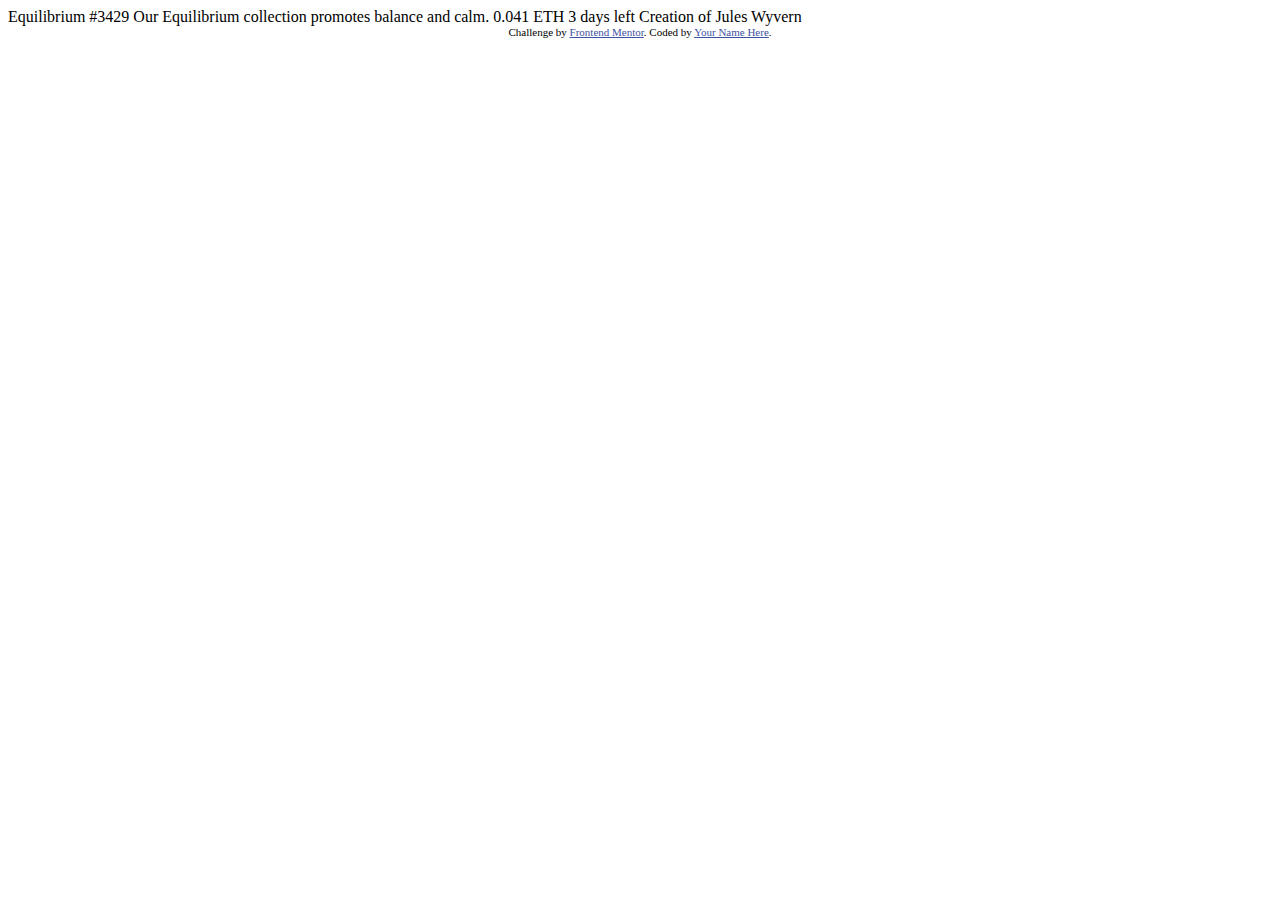
<file: nft-preview-card-component-main/index.html>
<!DOCTYPE html>
<html lang="en">
<head>
  <meta charset="UTF-8">
  <meta name="viewport" content="width=device-width, initial-scale=1.0"> <!-- displays site properly based on user's device -->

  <link rel="icon" type="image/png" sizes="32x32" href="./images/favicon-32x32.png">
  
  <title>Frontend Mentor | NFT preview card component</title>

  <!-- Feel free to remove these styles or customise in your own stylesheet 👍 -->
  <style>
    .attribution { font-size: 11px; text-align: center; }
    .attribution a { color: hsl(228, 45%, 44%); }
  </style>
</head>
<body>

  Equilibrium #3429

  Our Equilibrium collection promotes balance and calm.

  0.041 ETH
  3 days left
  
  Creation of Jules Wyvern

  <div class="attribution">
    Challenge by <a href="https://www.frontendmentor.io?ref=challenge" target="_blank">Frontend Mentor</a>. 
    Coded by <a href="#">Your Name Here</a>.
  </div>
</body>
</html>
</file>
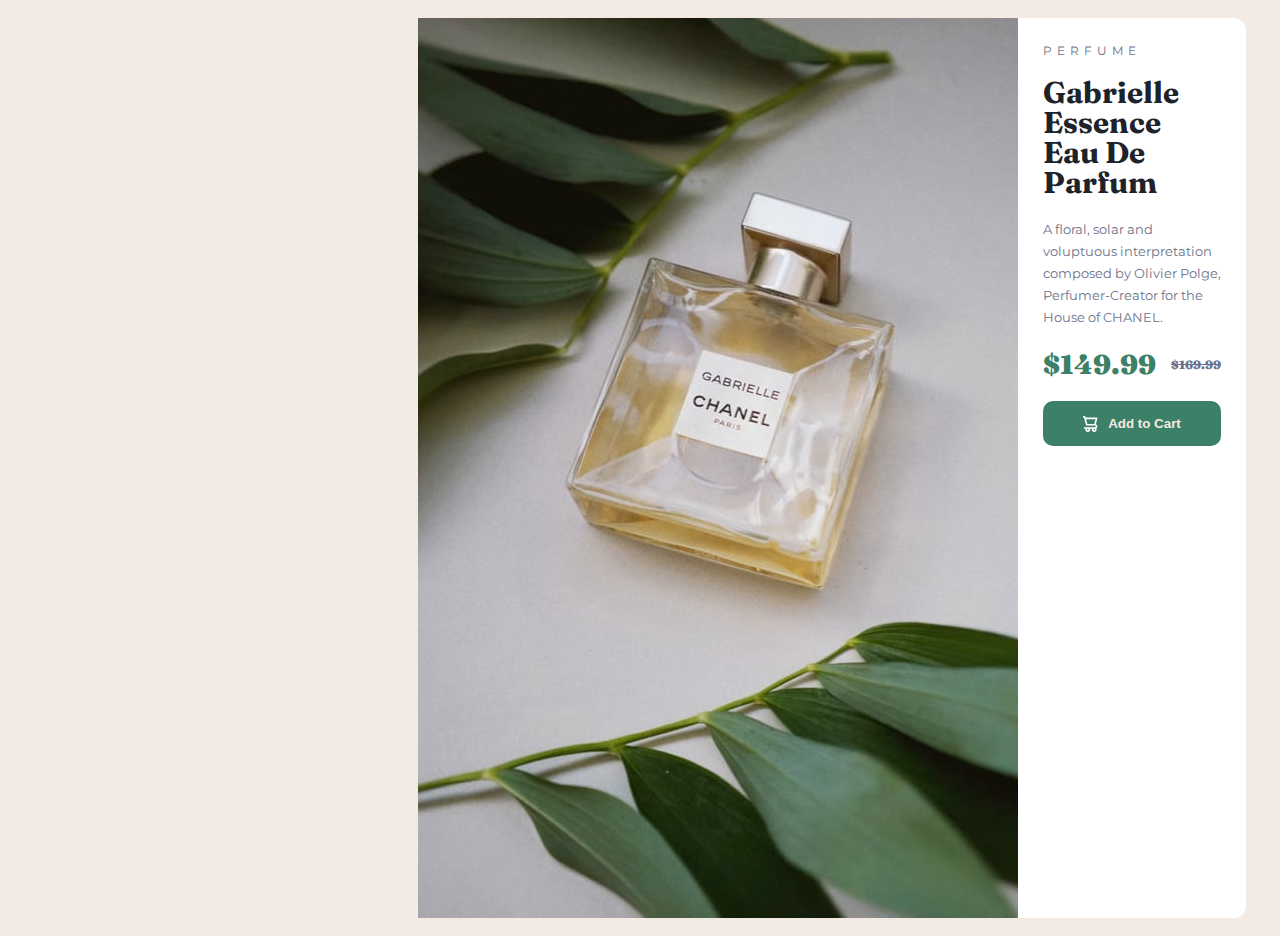
<file: product-preview-card-component-main/index.html>
<!DOCTYPE html>
<html lang="en">
  <head>
    <meta charset="UTF-8" />
    <meta name="viewport" content="width=device-width, initial-scale=1.0" />
    <link
      rel="icon"
      type="image/png"
      sizes="32x32"
      href="./images/favicon-32x32.png"
    />
    <link rel="stylesheet" href="styles.css">
    <title>Frontend Mentor | Product preview card component</title>
  </head>
  <body>
    <div class="card">
        <img src="./images/image-product-desktop.jpg">
      <div class="details-container">
        <span class="details-span">perfume</span>
       <h1>
         Gabrielle Essence Eau De Parfum
       </h1> 
       <p class="details-text">
         A floral, solar and voluptuous interpretation composed by Olivier Polge, Perfumer-Creator for the House of
         CHANEL.
       </p>
       <p class="details-price">
         $149.99 <span> $169.99</span>  
       </p>
       <button>
        <svg width="15" height="16" xmlns="http://www.w3.org/2000/svg"><path d="M14.383 10.388a2.397 2.397 0 0 0-1.518-2.222l1.494-5.593a.8.8 0 0 0-.144-.695.8.8 0 0 0-.631-.28H2.637L2.373.591A.8.8 0 0 0 1.598 0H0v1.598h.983l1.982 7.4a.8.8 0 0 0 .799.59h8.222a.8.8 0 0 1 0 1.599H1.598a.8.8 0 1 0 0 1.598h.943a2.397 2.397 0 1 0 4.507 0h1.885a2.397 2.397 0 1 0 4.331-.376 2.397 2.397 0 0 0 1.12-2.021ZM11.26 7.99H4.395L3.068 3.196h9.477L11.26 7.991Zm-6.465 6.392a.8.8 0 1 1 0-1.598.8.8 0 0 1 0 1.598Zm6.393 0a.8.8 0 1 1 0-1.598.8.8 0 0 1 0 1.598Z" fill="#FFF"/></svg>
         Add to Cart
       </button>
      </div>
    </div>
  </body>
</html>
</file>
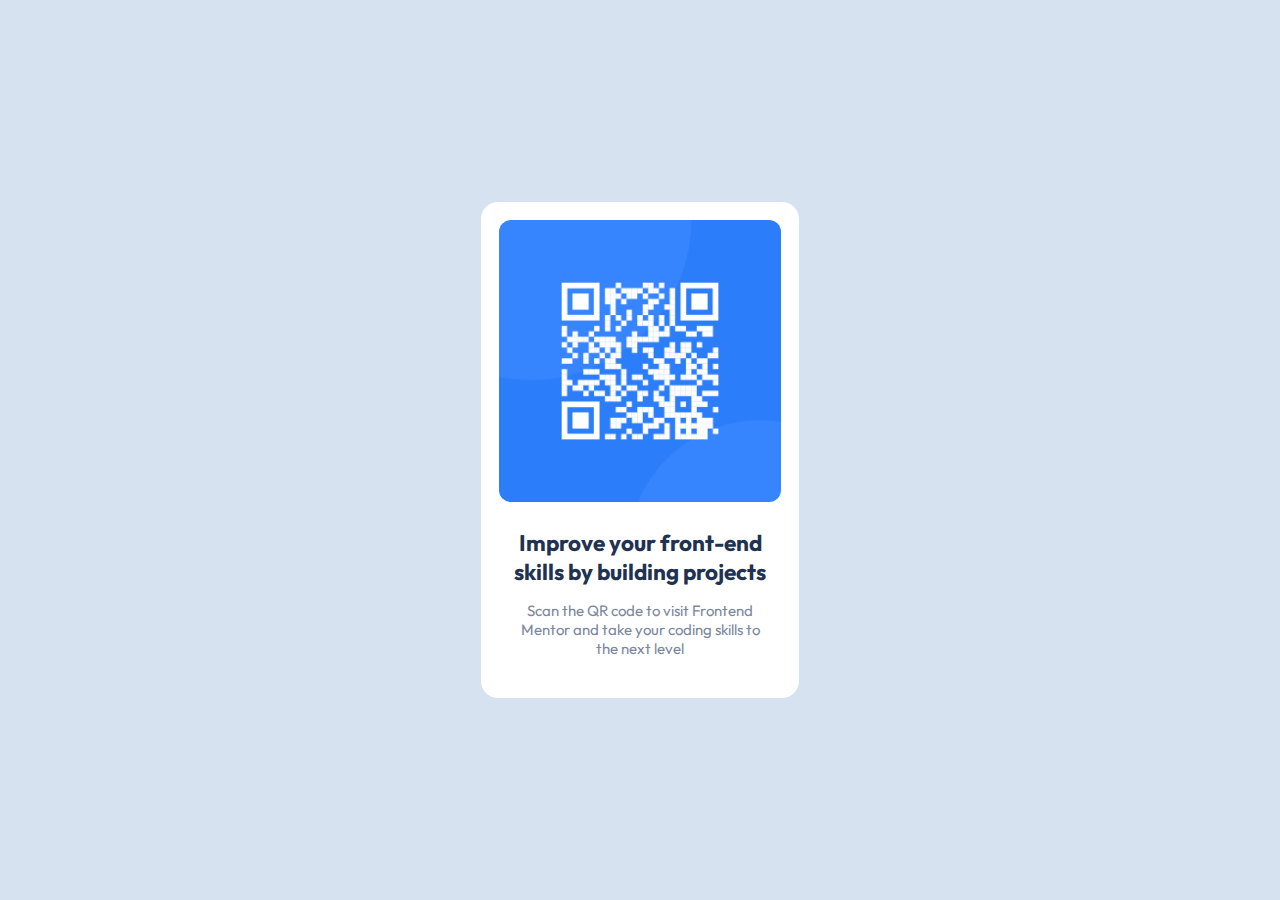
<file: qr-code-component-main/index.html>
<!DOCTYPE html>
<html lang="en">
  <head>
    <meta charset="UTF-8" />
    <meta name="viewport" content="width=device-width, initial-scale=1.0" />
    <link rel="stylesheet" href="styles.css" />
    <link
      rel="icon"
      type="image/png"
      sizes="32x32"
      href="./images/favicon-32x32.png"
    />
    <title>Frontend Mentor | QR code component</title>
  </head>
  <body>
    <div class="container">
      <div class="card">
        <img src="images/image-qr-code.png" alt="iamge-qr-code">
        <div class="text">
          <h2>Improve your front-end skills by building projects</h2>
          <p>
            Scan the QR code to visit Frontend Mentor and take your coding skills
          to the next level
          </p>
        </div>
      </div>
    </div>
  </body>
</html>
</file>
<file: product-preview-card-component-main/styles.css>
@import url("https://fonts.googleapis.com/css2?family=Montserrat:wght@500;700&display=swap");
@import url("https://fonts.googleapis.com/css2?family=Fraunces:opsz,wght@9..144,700&display=swap");

* {
  margin: 0;
  padding: 0;
}

body {
  background-color: #f3eae3;
}

.card {
  padding: 18px;
  display: flex;
  margin: 0 25rem;
}

.image-desktop {
  display: flex;
  border-radius: 12px 0px 0px 12px;
  max-width: 50%;
}

.image-mobile {
  display: none;
}

.details-container {
  display: flex;
  gap: 20px;
  flex-direction: column;
  padding: 25px;
  border-radius: 0px 12px 12px 0px;
  background-color: hsl(0, 0%, 100%);
}

.details-span {
  font-family: "Montserrat", sans-serif;
  text-transform: uppercase;
  letter-spacing: 5px;
  font-size: 12px;
  color: hsl(228, 12%, 48%);
}

.details-container h1 {
  font-family: "Fraunces", sans-serif;
  color: hsl(212, 21%, 14%);
  line-height: 30px;
  font-size: 30px;
}

.details-text {
  font-family: "Montserrat", sans-serif;
  color: hsl(228, 12%, 48%);
  font-size: 13px;
  line-height: 22px;
}

.details-price {
  display: flex;
  align-items: center;
  gap: 15px;
  font-family: "Fraunces", sans-serif;
  font-size: 27px;
  font-weight: 900;
  color: hsl(158, 36%, 37%);
}

.details-price span {
  text-decoration: line-through;
  color: hsl(228, 12%, 48%);
  font-size: 12px;
}

button {
  background-color: hsl(158, 36%, 37%);
  color: hsl(30, 38%, 92%);
  font-weight: 700;
  border-radius: 10px;
  border: none;
  height: 45px;
  display: flex;
  gap: 10px;
  align-items: center;
  justify-content: center;
}

@media only screen and (max-width: 700px) {
  .card {
    display: flex;
    flex-direction: column;
    margin: 0;
  }
  .image-desktop {
    display: none;
  }

  .image-mobile {
    display: flex;
    flex-direction: column;
    border-radius: 12px 12px 0px 0px;
    max-width: 100%;
  }
  .details-container {
    border-radius: 0px 0px 12px 12px;
  }
  .details-container h1 {
    font-size: 32px;
  }
  .details-text {
    font-size: 14px;
    line-height: 22px;
    width: 101%;
  }

  .details-price {
    font-size: 30px;
  }

  button {
    font-size: 14px;
  }
}

/* final styling */
</file>
<file: qr-code-component-main/styles.css>
@import url("https://fonts.googleapis.com/css2?family=Outfit&family=Roboto&display=swap");

* {
  margin: 0;
  padding: 0;
}

body {
    font-family: "Outfit", sans-serif;
    background-color: hsl(212, 45%, 89%);
    min-height: 100vh;
    display: flex;
    align-items: center;
    font-size: 15px;
}

.container {
    max-width: 350px;
    margin: 0 auto;
}

.card {
    background-color: #fff;
    padding: 18px;
    border-radius: 17px;
    text-align: center;
    margin: 0 1rem;
}

.card img {
    width: 100%;
    border-radius: 12px;
}

.text {
    padding: 22px 10px;
}

.text h2 {
    color: hsl(218, 44%, 22%);
    padding-bottom: 15px;
}

.text p {
    color: hsl(220, 15%, 55%)
}

/* final styling */
</file>
